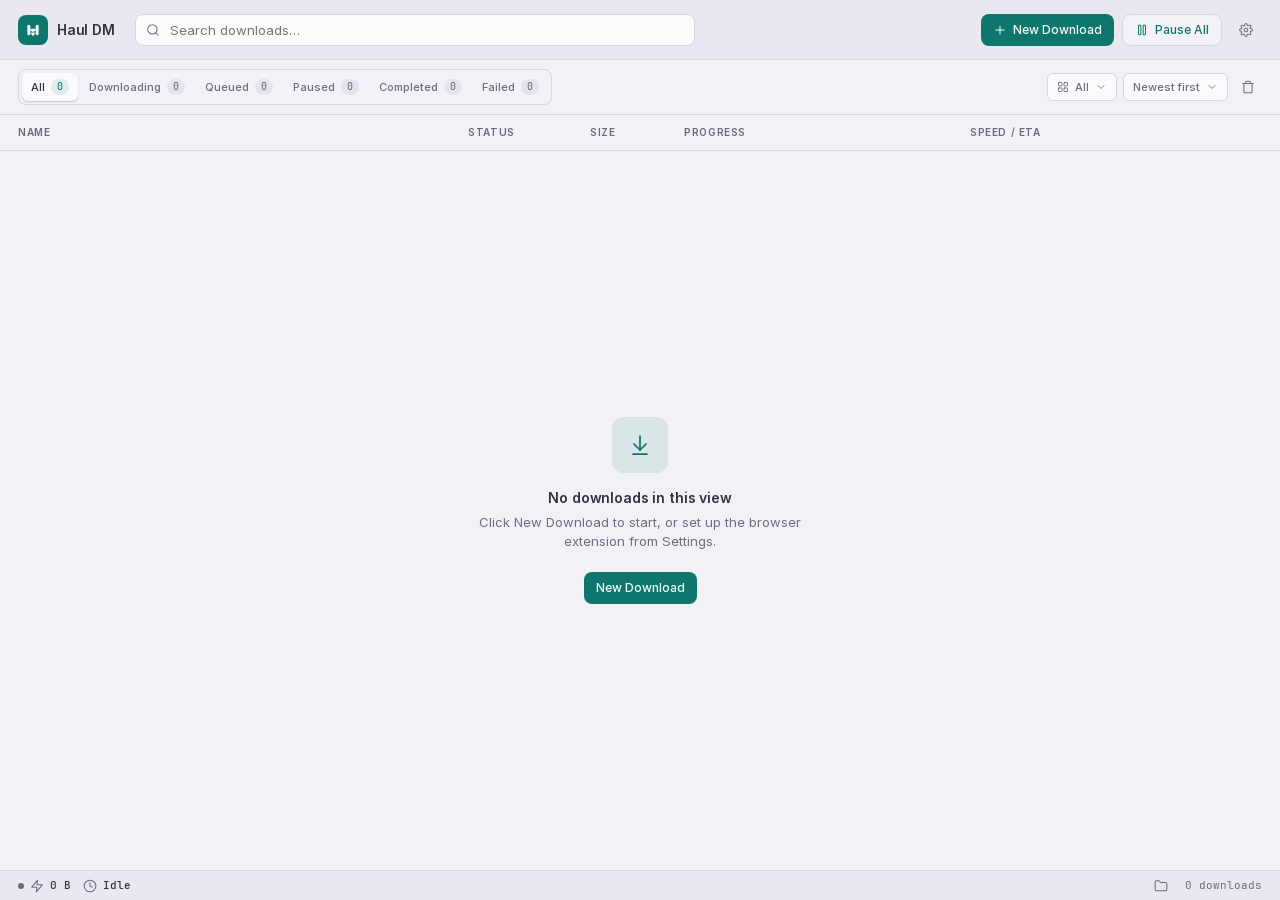
<file: ui/index.html>
<!DOCTYPE html>
<html lang="en">
<head>
    <meta charset="UTF-8">
    <meta name="viewport" content="width=device-width, initial-scale=1.0">
    <title>Haul DM</title>
    <link rel="stylesheet" href="styles.css">
    <script>
        (function() {
            try {
                const saved = localStorage.getItem("ldm_theme") || "system";
                let effective = saved;
                if (saved === "system") {
                    effective = window.matchMedia && window.matchMedia("(prefers-color-scheme: dark)").matches ? "dark" : "light";
                }
                document.documentElement.setAttribute("data-theme", effective);
            } catch (e) {}
        })();
    </script>
</head>
<body>
    <div class="app-layout">
        <header class="commandbar">
            <div class="commandbar-brand">
                <div class="brand-icon">
                    <svg viewBox="0 0 24 24" fill="currentColor" stroke="none" aria-hidden="true">
                        <rect x="3.5" y="4" width="4.5" height="16" rx="2.25"></rect>
                        <rect x="16" y="4" width="4.5" height="16" rx="2.25"></rect>
                        <rect x="8" y="10" width="8" height="4" rx="2"></rect>
                        <rect x="10.8" y="13" width="2.4" height="3" rx="1.2"></rect>
                        <path d="M8 16h8l-4 5.2z"></path>
                    </svg>
                </div>
                <span class="brand-title">Haul DM</span>
            </div>

            <div class="search-box">
                <svg class="search-icon" viewBox="0 0 24 24" fill="none" stroke="currentColor" stroke-width="2" stroke-linecap="round" stroke-linejoin="round">
                    <circle cx="11" cy="11" r="8"></circle>
                    <line x1="21" y1="21" x2="16.65" y2="16.65"></line>
                </svg>
                <input type="text" id="search-input" placeholder="Search downloads…" title="Search downloads (Ctrl+F)" aria-label="Search downloads" autocomplete="off">
                <button id="search-clear-btn" class="search-clear" hidden title="Clear search" aria-label="Clear search">
                    <svg viewBox="0 0 24 24" fill="none" stroke="currentColor" stroke-width="2" stroke-linecap="round" stroke-linejoin="round">
                        <path d="M18 6 6 18"></path>
                        <path d="m6 6 12 12"></path>
                    </svg>
                </button>
            </div>

            <div class="commandbar-actions">
                <button id="btn-new-download" class="btn btn-primary" title="New Download (Ctrl+N)">
                    <svg viewBox="0 0 24 24" fill="none" stroke="currentColor" stroke-width="2.5" stroke-linecap="round" stroke-linejoin="round">
                        <line x1="12" y1="5" x2="12" y2="19"></line>
                        <line x1="5" y1="12" x2="19" y2="12"></line>
                    </svg>
                    <span>New Download</span>
                    <span class="kbd-badge">Ctrl+N</span>
                </button>
                <button id="btn-pause-all" class="btn btn-secondary" title="Pause or resume all active downloads" aria-label="Pause or resume all active downloads">
                    <svg id="icon-pause-all" viewBox="0 0 24 24" fill="none" stroke="currentColor" stroke-width="2" stroke-linecap="round" stroke-linejoin="round">
                        <rect x="6" y="4" width="4" height="16" rx="1" ry="1"></rect>
                        <rect x="14" y="4" width="4" height="16" rx="1" ry="1"></rect>
                    </svg>
                    <span id="label-pause-all">Pause All</span>
                </button>
                <button id="btn-open-settings" class="btn btn-ghost btn-icon-only" title="Settings" aria-label="Open settings">
                    <svg viewBox="0 0 24 24" fill="none" stroke="currentColor" stroke-width="2" stroke-linecap="round" stroke-linejoin="round">
                        <circle cx="12" cy="12" r="3"></circle>
                        <path d="M19.4 15a1.65 1.65 0 0 0 .33 1.82l.06.06a2 2 0 0 1 0 2.83 2 2 0 0 1-2.83 0l-.06-.06a1.65 1.65 0 0 0-1.82-.33 1.65 1.65 0 0 0-1 1.51V21a2 2 0 0 1-2 2 2 2 0 0 1-2-2v-.09A1.65 1.65 0 0 0 9 19.4a1.65 1.65 0 0 0-1.82.33l-.06.06a2 2 0 0 1-2.83 0 2 2 0 0 1 0-2.83l.06-.06a1.65 1.65 0 0 0 .33-1.82 1.65 1.65 0 0 0-1.51-1H3a2 2 0 0 1-2-2 2 2 0 0 1 2-2h.09A1.65 1.65 0 0 0 4.6 9a1.65 1.65 0 0 0-.33-1.82l-.06-.06a2 2 0 0 1 0-2.83 2 2 0 0 1 2.83 0l.06.06a1.65 1.65 0 0 0 1.82.33H9a1.65 1.65 0 0 0 1-1.51V3a2 2 0 0 1 2-2 2 2 0 0 1 2 2v.09a1.65 1.65 0 0 0 1 1.51 1.65 1.65 0 0 0 1.82-.33l.06-.06a2 2 0 0 1 2.83 0 2 2 0 0 1 0 2.83l-.06.06a1.65 1.65 0 0 0-.33 1.82V9a1.65 1.65 0 0 0 1.51 1H21a2 2 0 0 1 2 2 2 2 0 0 1-2 2h-.09a1.65 1.65 0 0 0-1.51 1z"></path>
                    </svg>
                </button>
            </div>
        </header>

        <div class="filterbar">
            <div class="status-filters" role="group" aria-label="Filter by status">
                <button class="status-filter active" data-filter="all">All <span class="filter-count" id="count-all">0</span></button>
                <button class="status-filter" data-filter="in_progress">Downloading <span class="filter-count" id="count-in_progress">0</span></button>
                <button class="status-filter" data-filter="queued">Queued <span class="filter-count" id="count-queued">0</span></button>
                <button class="status-filter" data-filter="paused">Paused <span class="filter-count" id="count-paused">0</span></button>
                <button class="status-filter" data-filter="completed">Completed <span class="filter-count" id="count-completed">0</span></button>
                <button class="status-filter" data-filter="failed">Failed <span class="filter-count" id="count-failed">0</span></button>
            </div>

            <div class="filterbar-right">
                <div class="custom-dropdown" id="category-dropdown">
                    <button type="button" class="custom-dropdown-btn filter-chip" id="category-dropdown-trigger" aria-haspopup="listbox" aria-expanded="false" title="Filter by category">
                        <svg class="filter-icon" viewBox="0 0 24 24" fill="none" stroke="currentColor" stroke-width="2" stroke-linecap="round" stroke-linejoin="round">
                            <rect x="3" y="3" width="7" height="7" rx="1"></rect>
                            <rect x="14" y="3" width="7" height="7" rx="1"></rect>
                            <rect x="14" y="14" width="7" height="7" rx="1"></rect>
                            <rect x="3" y="14" width="7" height="7" rx="1"></rect>
                        </svg>
                        <span class="custom-dropdown-label" id="category-dropdown-label">All</span>
                        <svg class="custom-dropdown-chevron" viewBox="0 0 24 24" fill="none" stroke="currentColor" stroke-width="2.2" stroke-linecap="round" stroke-linejoin="round">
                            <polyline points="6 9 12 15 18 9"></polyline>
                        </svg>
                    </button>
                    <div class="custom-dropdown-menu" id="category-dropdown-menu" role="listbox">
                        <div class="custom-dropdown-item active" data-value="all" data-label="All" role="option">All <span class="filter-count" id="cat-all">0</span></div>
                        <div class="custom-dropdown-item" data-value="video" data-label="Videos" role="option">Videos <span class="filter-count" id="cat-video">0</span></div>
                        <div class="custom-dropdown-item" data-value="audio" data-label="Music & Audio" role="option">Music &amp; Audio <span class="filter-count" id="cat-audio">0</span></div>
                        <div class="custom-dropdown-item" data-value="archive" data-label="Archives & Apps" role="option">Archives &amp; Apps <span class="filter-count" id="cat-archive">0</span></div>
                        <div class="custom-dropdown-item" data-value="document" data-label="Documents" role="option">Documents <span class="filter-count" id="cat-document">0</span></div>
                        <div class="custom-dropdown-item" data-value="image" data-label="Images" role="option">Images <span class="filter-count" id="cat-image">0</span></div>
                        <div class="custom-dropdown-item" data-value="other" data-label="Other Files" role="option">Other Files <span class="filter-count" id="cat-other">0</span></div>
                    </div>
                    <select id="category-select" hidden>
                        <option value="all">All</option>
                        <option value="video">Videos</option>
                        <option value="audio">Music &amp; Audio</option>
                        <option value="archive">Archives &amp; Apps</option>
                        <option value="document">Documents</option>
                        <option value="image">Images</option>
                        <option value="other">Other Files</option>
                    </select>
                </div>

                <div class="custom-dropdown" id="sort-dropdown">
                    <button type="button" class="custom-dropdown-btn filter-chip" id="sort-dropdown-trigger" aria-haspopup="listbox" aria-expanded="false" title="Sort downloads">
                        <span class="custom-dropdown-label" id="sort-dropdown-label">Newest first</span>
                        <svg class="custom-dropdown-chevron" viewBox="0 0 24 24" fill="none" stroke="currentColor" stroke-width="2.2" stroke-linecap="round" stroke-linejoin="round">
                            <polyline points="6 9 12 15 18 9"></polyline>
                        </svg>
                    </button>
                    <div class="custom-dropdown-menu" id="sort-dropdown-menu" role="listbox">
                        <div class="custom-dropdown-item active" data-value="newest" role="option">Newest first</div>
                        <div class="custom-dropdown-item" data-value="oldest" role="option">Oldest first</div>
                        <div class="custom-dropdown-item" data-value="name" role="option">Name (A-Z)</div>
                        <div class="custom-dropdown-item" data-value="size" role="option">Size (Largest)</div>
                    </div>
                    <select id="sort-select" hidden>
                        <option value="newest">Newest first</option>
                        <option value="oldest">Oldest first</option>
                        <option value="name">Name (A-Z)</option>
                        <option value="size">Size (Largest)</option>
                    </select>
                </div>

                <button id="clear-completed-btn" class="btn btn-ghost btn-sm btn-icon-only" title="Remove all completed or failed items from the list" aria-label="Clear finished downloads">
                    <svg viewBox="0 0 24 24" fill="none" stroke="currentColor" stroke-width="2" stroke-linecap="round" stroke-linejoin="round">
                        <polyline points="3 6 5 6 21 6"></polyline>
                        <path d="M19 6v14a2 2 0 0 1-2 2H7a2 2 0 0 1-2-2V6m3 0V4a2 2 0 0 1 2-2h4a2 2 0 0 1 2 2v2"></path>
                    </svg>
                </button>
            </div>
        </div>

        <main class="content-area">
            <div class="downloads-table">
                <div class="table-head" aria-hidden="true">
                    <span>Name</span>
                    <span>Status</span>
                    <span class="col-size">Size</span>
                    <span>Progress</span>
                    <span class="col-speed">Speed / ETA</span>
                    <span class="col-actions"></span>
                </div>
                <div id="downloads-container" class="downloads-container"></div>
            </div>

            <footer class="statusbar">
                <div class="status-metric" id="global-speed-pill" title="Total current download speed">
                    <span class="speed-pulse" id="speed-pulse"></span>
                    <svg class="metric-icon" viewBox="0 0 24 24" fill="none" stroke="currentColor" stroke-width="2" stroke-linecap="round" stroke-linejoin="round">
                        <polygon points="13 2 3 14 12 14 11 22 21 10 12 10 13 2"></polygon>
                    </svg>
                    <span class="metric-value" id="global-speed">0.0 KB/s</span>
                </div>
                <div class="status-metric" id="global-queue-pill" title="Active transfers and queued jobs">
                    <svg class="metric-icon" viewBox="0 0 24 24" fill="none" stroke="currentColor" stroke-width="2" stroke-linecap="round" stroke-linejoin="round">
                        <circle cx="12" cy="12" r="10"></circle>
                        <polyline points="12 6 12 12 16 14"></polyline>
                    </svg>
                    <span class="metric-value" id="global-queue-status">Idle</span>
                </div>
                <span class="status-spacer"></span>
                <button id="status-folder-btn" class="status-folder" title="Open download folder" aria-label="Open download folder">
                    <svg viewBox="0 0 24 24" fill="none" stroke="currentColor" stroke-width="2" stroke-linecap="round" stroke-linejoin="round">
                        <path d="M20 20a2 2 0 0 0 2-2V8a2 2 0 0 0-2-2h-7.9a2 2 0 0 1-1.69-.9L9.6 3.9A2 2 0 0 0 7.93 3H4a2 2 0 0 0-2 2v13a2 2 0 0 0 2 2Z"></path>
                    </svg>
                </button>
                <span id="status-totals">0 downloads</span>
            </footer>
        </main>
    </div>

    <!-- NEW DOWNLOAD MODAL -->
    <div id="new-download-modal" class="modal-backdrop" hidden>
        <div class="modal-window" role="dialog" aria-modal="true" aria-labelledby="new-download-title">
            <div class="modal-header">
                <div class="modal-title-group">
                    <div class="modal-icon-badge">
                        <svg viewBox="0 0 24 24" fill="none" stroke="currentColor" stroke-width="2" stroke-linecap="round" stroke-linejoin="round">
                            <path d="M12 17V3"></path>
                            <path d="m6 11 6 6 6-6"></path>
                            <path d="M19 21H5"></path>
                        </svg>
                    </div>
                    <div>
                        <h2 class="modal-title" id="new-download-title">New Download</h2>
                        <div class="modal-subtitle">Paste a direct file URL, media link, or YouTube/Reddit stream</div>
                    </div>
                </div>
                <button id="modal-close-btn" class="btn btn-ghost btn-icon-only" title="Close (Esc)" aria-label="Close dialog">
                    <svg viewBox="0 0 24 24" fill="none" stroke="currentColor" stroke-width="2" stroke-linecap="round" stroke-linejoin="round"><path d="M18 6 6 18"></path><path d="m6 6 12 12"></path></svg>
                </button>
            </div>

            <div class="modal-body">
                <!-- URL Input Group -->
                <div class="form-group">
                    <label for="url-input" class="form-label">Download URL</label>
                    <div class="field-with-actions">
                        <input type="text" id="url-input" class="input-text" placeholder="https://example.com/file.zip" autofocus>
                        <button id="paste-clipboard-btn" class="btn btn-secondary btn-sm" title="Paste from clipboard">
                            <svg viewBox="0 0 24 24" fill="none" stroke="currentColor" stroke-width="2" stroke-linecap="round" stroke-linejoin="round">
                                <path d="M16 4h2a2 2 0 0 1 2 2v14a2 2 0 0 1-2 2H6a2 2 0 0 1-2-2V6a2 2 0 0 1 2-2h2"></path>
                                <rect x="8" y="2" width="8" height="4" rx="1" ry="1"></rect>
                            </svg>
                            <span>Paste</span>
                        </button>                        <button id="inspect-btn" class="btn btn-secondary btn-sm">Inspect</button>
                    </div>
                </div>

                <!-- Save As (always visible so renaming is discoverable) -->
                <div class="form-group">
                    <label for="custom-filename-input" class="form-label">Save As (File Name)</label>
                    <input type="text" id="custom-filename-input" class="input-text" placeholder="File name">
                </div>

                <!-- Metadata Preview Card (Revealed upon inspection or typing) -->
                <div id="metadata-panel" class="metadata-card" hidden>
                    <div class="metadata-header">
                        <span class="meta-card-title">File Details</span>
                        <span id="meta-resumable-badge" class="meta-tag">Resumable: Yes</span>
                    </div>
                    <div class="metadata-grid">
                        <div class="meta-stat">
                            <span class="meta-stat-label">File Size</span>
                            <span class="meta-stat-value" id="meta-size">—</span>
                        </div>
                        <div class="meta-stat">
                            <span class="meta-stat-label">Content Type</span>
                            <span class="meta-stat-value" id="meta-type">—</span>
                        </div>
                        <div class="meta-stat">
                            <span class="meta-stat-label">Server Resume</span>
                            <span class="meta-stat-value" id="meta-resumable">—</span>
                        </div>
                    </div>
                </div>

                <!-- Destination Folder -->
                <div class="form-group">
                    <label for="save-dir-input" class="form-label">Save Folder</label>
                    <div class="field-with-actions">
                        <input type="text" id="save-dir-input" class="input-text" placeholder="Default folder">
                        <button id="pick-dir-btn" class="btn btn-secondary">
                            <svg viewBox="0 0 24 24" fill="none" stroke="currentColor" stroke-width="2" stroke-linecap="round" stroke-linejoin="round">
                                <path d="M20 20a2 2 0 0 0 2-2V8a2 2 0 0 0-2-2h-7.9a2 2 0 0 1-1.69-.9L9.6 3.9A2 2 0 0 0 7.93 3H4a2 2 0 0 0-2 2v13a2 2 0 0 0 2 2Z"></path>
                            </svg>
                            <span>Browse…</span>
                        </button>
                    </div>
                </div>

                <!-- Collapsible Advanced Options -->
                <details class="advanced-accordion" id="advanced-accordion">
                    <summary class="accordion-summary">
                        <svg class="chevron-icon" viewBox="0 0 24 24" fill="none" stroke="currentColor" stroke-width="2" stroke-linecap="round" stroke-linejoin="round">
                            <polyline points="9 18 15 12 9 6"></polyline>
                        </svg>
                        <span>Advanced Options (Checksum, Speed limit, Schedule)</span>
                    </summary>
                    <div class="accordion-content">
                        <div class="form-row">
                            <div class="form-group flex-2">
                                <label for="checksum-input" class="form-label">SHA-256 Checksum (Optional)</label>
                                <input type="text" id="checksum-input" class="input-text mono" placeholder="e.g. 8a2f5c1d… for auto-verification">
                            </div>
                            <div class="form-group flex-1">
                                <label for="bandwidth-input" class="form-label">Speed Limit (KB/s)</label>
                                <input type="number" id="bandwidth-input" class="input-text" min="0" placeholder="0 = unlimited">
                            </div>
                        </div>
                        <div class="form-group">
                            <label for="schedule-input" class="form-label">Schedule Start</label>
                            <input type="datetime-local" id="schedule-input" class="input-text">
                        </div>
                    </div>
                </details>
            </div>

            <div class="modal-footer">
                <button id="modal-cancel-btn" class="btn btn-ghost">Cancel</button>
                <button id="start-btn" class="btn btn-primary btn-cta">
                    <svg viewBox="0 0 24 24" fill="none" stroke="currentColor" stroke-width="2.5" stroke-linecap="round" stroke-linejoin="round">
                        <path d="M12 17V3"></path>
                        <path d="m6 11 6 6 6-6"></path>
                        <path d="M19 21H5"></path>
                    </svg>
                    <span>Start Download</span>
                </button>
            </div>
        </div>
    </div>

    <!-- SETTINGS MODAL -->
    <div id="settings-modal" class="modal-backdrop" hidden>
        <div class="modal-window" role="dialog" aria-modal="true" aria-labelledby="settings-title">
            <div class="modal-header">
                <div class="modal-title-group">
                    <div class="modal-icon-badge">
                        <svg viewBox="0 0 24 24" fill="none" stroke="currentColor" stroke-width="2" stroke-linecap="round" stroke-linejoin="round">
                            <circle cx="12" cy="12" r="3"></circle>
                            <path d="M19.4 15a1.65 1.65 0 0 0 .33 1.82l.06.06a2 2 0 0 1 0 2.83 2 2 0 0 1-2.83 0l-.06-.06a1.65 1.65 0 0 0-1.82-.33 1.65 1.65 0 0 0-1 1.51V21a2 2 0 0 1-2 2 2 2 0 0 1-2-2v-.09A1.65 1.65 0 0 0 9 19.4a1.65 1.65 0 0 0-1.82.33l-.06.06a2 2 0 0 1-2.83 0 2 2 0 0 1 0-2.83l.06-.06a1.65 1.65 0 0 0 .33-1.82 1.65 1.65 0 0 0-1.51-1H3a2 2 0 0 1-2-2 2 2 0 0 1 2-2h.09A1.65 1.65 0 0 0 4.6 9a1.65 1.65 0 0 0-.33-1.82l-.06-.06a2 2 0 0 1 0-2.83 2 2 0 0 1 2.83 0l.06.06a1.65 1.65 0 0 0 1.82.33H9a1.65 1.65 0 0 0 1-1.51V3a2 2 0 0 1 2-2 2 2 0 0 1 2 2v.09a1.65 1.65 0 0 0 1 1.51 1.65 1.65 0 0 0 1.82-.33l.06-.06a2 2 0 0 1 2.83 0 2 2 0 0 1 0 2.83l-.06.06a1.65 1.65 0 0 0-.33 1.82V9a1.65 1.65 0 0 0 1.51 1H21a2 2 0 0 1 2 2 2 2 0 0 1-2 2h-.09a1.65 1.65 0 0 0-1.51 1z"></path>
                        </svg>
                    </div>
                    <div>
                        <h2 class="modal-title" id="settings-title">Settings</h2>
                        <div class="modal-subtitle">Configure application defaults and browser integration</div>
                    </div>
                </div>
                <button id="settings-close-btn" class="btn btn-ghost btn-icon-only" title="Close (Esc)" aria-label="Close settings">
                    <svg viewBox="0 0 24 24" fill="none" stroke="currentColor" stroke-width="2" stroke-linecap="round" stroke-linejoin="round"><path d="M18 6 6 18"></path><path d="m6 6 12 12"></path></svg>
                </button>
            </div>

            <div class="modal-body">
                <div class="settings-card">
                    <div class="settings-card-title">Appearance</div>
                    <div class="setting-item">
                        <div class="setting-text">
                            <div class="setting-name">Theme</div>
                            <div class="setting-desc">Low-glare paper-like light, dark, or match operating system</div>
                        </div>
                        <div class="custom-dropdown" id="theme-dropdown">
                            <button type="button" class="custom-dropdown-btn" id="theme-dropdown-trigger" aria-haspopup="listbox" aria-expanded="false">
                                <span class="custom-dropdown-label" id="theme-dropdown-label">System</span>
                                <svg class="custom-dropdown-chevron" viewBox="0 0 24 24" fill="none" stroke="currentColor" stroke-width="2.2" stroke-linecap="round" stroke-linejoin="round">
                                    <polyline points="6 9 12 15 18 9"></polyline>
                                </svg>
                            </button>
                            <div class="custom-dropdown-menu" id="theme-dropdown-menu" role="listbox">
                                <div class="custom-dropdown-item active" data-value="system" role="option">System</div>
                                <div class="custom-dropdown-item" data-value="light" role="option">Light</div>
                                <div class="custom-dropdown-item" data-value="dark" role="option">Dark</div>
                            </div>
                            <select id="settings-theme-select" hidden>
                                <option value="system">System</option>
                                <option value="light">Light</option>
                                <option value="dark">Dark</option>
                            </select>
                        </div>
                    </div>
                </div>

                <div class="settings-card">
                    <div class="settings-card-title">General Download Settings</div>

                    <div class="setting-item">
                        <div class="setting-text">
                            <div class="setting-name">Default Download Folder</div>
                            <div class="setting-desc">Files will be saved here unless specified otherwise</div>
                        </div>
                        <div class="field-with-actions">
                            <span class="setting-path mono" id="settings-download-dir">~/Downloads</span>
                            <button id="settings-browse-btn" class="btn btn-secondary">Browse…</button>
                        </div>
                    </div>

                    <div class="setting-item">
                        <div class="setting-text">
                            <div class="setting-name">Max Concurrent Downloads</div>
                            <div class="setting-desc">Number of files downloaded at the same time</div>
                        </div>
                        <div class="stepper-input">
                            <input type="range" id="settings-max-concurrent" min="1" max="10" value="3" aria-label="Max concurrent downloads">
                            <span class="range-value" id="concurrent-display">3</span>
                        </div>
                    </div>

                    <div class="setting-item">
                        <div class="setting-text">
                            <div class="setting-name">Connections per Download</div>
                            <div class="setting-desc">Parallel connections per download — applies to new downloads (1–16)</div>
                        </div>
                        <div class="stepper-input">
                            <input type="range" id="settings-connections" min="1" max="16" value="4" aria-label="Parallel connections per download">
                            <span class="range-value" id="connections-display">4</span>
                        </div>
                    </div>

                    <div class="setting-item">
                        <div class="setting-text">
                            <div class="setting-name">Default Bandwidth Limit</div>
                            <div class="setting-desc">Global speed cap per download in KB/s (0 = unlimited)</div>
                        </div>
                        <input type="number" id="settings-bandwidth-limit" class="input-text input-compact" min="0" placeholder="0" aria-label="Default bandwidth limit in KB/s">
                    </div>
                </div>

                <div class="settings-card">
                    <div class="settings-card-title">Browser Extension</div>
                    <div class="settings-tabs" role="tablist" aria-label="Browser extension settings">
                        <button type="button" class="settings-tab active" data-extension-tab="download">Download behavior</button>
                        <button type="button" class="settings-tab" data-extension-tab="hidden-sites">Hidden sites</button>
                    </div>
                    <div id="extension-download-panel" class="extension-settings-panel">
                    <div class="setting-item">
                        <div class="setting-text">
                            <div class="setting-name">Show download details for each browser download</div>
                            <div class="setting-desc">Review the file and edit its save location before it starts.</div>
                        </div>
                        <input type="checkbox" id="settings-ask-browser-location" checked>
                    </div>
                    <div class="setting-item">
                        <div class="setting-text">
                            <div class="setting-name">Chromium Extension Folder</div>
                            <div class="setting-desc">Load unpacked from Chrome/Brave <code>chrome://extensions</code></div>
                        </div>
                        <button id="btn-open-ext-folder" class="btn btn-secondary btn-sm">Open Folder</button>
                    </div>
                    </div>
                    <div id="extension-hidden-sites-panel" class="extension-settings-panel" hidden>
                        <p class="setting-desc">Download buttons are hidden on these sites. Choose “Show on site” to restore a button, then refresh that site.</p>
                        <div id="hidden-sites-list" class="hidden-sites-list"></div>
                        <div class="hidden-site-add">
                            <input id="hidden-site-input" type="text" class="input-text" placeholder="example.com or https://example.com">
                            <button id="hidden-site-add-btn" class="btn btn-secondary">Hide site</button>
                        </div>
                    </div>
                </div>
            </div>

            <div class="modal-footer">
                <button id="settings-cancel-btn" class="btn btn-ghost">Cancel</button>
                <button id="save-settings" class="btn btn-primary">Save Settings</button>
            </div>
        </div>
    </div>

    <div id="browser-download-modal" class="modal-backdrop" hidden>
        <div class="modal-window" role="dialog" aria-modal="true" aria-labelledby="browser-download-title">
            <div class="modal-header">
                <div class="modal-title-group">
                    <div class="modal-icon-badge">
                        <svg viewBox="0 0 24 24" fill="none" stroke="currentColor" stroke-width="2" stroke-linecap="round" stroke-linejoin="round">
                            <path d="M12 17V3"></path>
                            <path d="m6 11 6 6 6-6"></path>
                            <path d="M19 21H5"></path>
                        </svg>
                    </div>
                    <div>
                        <h2 class="modal-title" id="browser-download-title">Confirm Download <span id="bd-queue-counter" class="badge badge-active" hidden></span></h2>
                        <div class="modal-subtitle">Review the download and choose where to save it</div>
                    </div>
                </div>
                <button id="browser-download-close" class="btn btn-ghost btn-icon-only" title="Cancel" aria-label="Cancel download dialog">
                    <svg viewBox="0 0 24 24" fill="none" stroke="currentColor" stroke-width="2" stroke-linecap="round" stroke-linejoin="round"><path d="M18 6 6 18"></path><path d="m6 6 12 12"></path></svg>
                </button>
            </div>
            <div class="modal-body">
                <div class="form-group">
                    <label class="form-label" for="browser-download-url">URL</label>
                    <div class="field-with-actions">
                        <input id="browser-download-url" class="input-text mono" readonly>
                        <button id="bd-copy-url-btn" class="btn btn-ghost btn-sm btn-icon-only" type="button" title="Copy URL" aria-label="Copy URL">
                            <svg viewBox="0 0 24 24" fill="none" stroke="currentColor" stroke-width="2" stroke-linecap="round" stroke-linejoin="round"><rect width="14" height="14" x="8" y="8" rx="2" ry="2"></rect><path d="M4 16c-1.1 0-2-.9-2-2V4c0-1.1.9-2 2-2h10c1.1 0 2 .9 2 2"></path></svg>
                        </button>
                        <button id="bd-inspect-btn" class="btn btn-secondary btn-sm" type="button">Inspect</button>
                    </div>
                </div>
                <div id="bd-source-page" class="form-group" hidden>
                    <label class="form-label">From</label>
                    <span id="bd-source-page-value" class="setting-path mono"></span>
                </div>
                <!-- Metadata Preview Card -->
                <div id="bd-metadata-panel" class="metadata-card" hidden>
                    <div class="metadata-header">
                        <span class="meta-card-title">File Details</span>
                        <span id="bd-resumable-badge" class="meta-tag">Resumable: —</span>
                    </div>
                    <div class="metadata-grid">
                        <div class="meta-stat">
                            <span class="meta-stat-label">File Size</span>
                            <span class="meta-stat-value" id="bd-size">—</span>
                        </div>
                        <div class="meta-stat">
                            <span class="meta-stat-label">Content Type</span>
                            <span class="meta-stat-value" id="bd-type">—</span>
                        </div>
                        <div class="meta-stat">
                            <span class="meta-stat-label">Server Resume</span>
                            <span class="meta-stat-value" id="bd-resumable">—</span>
                        </div>
                    </div>
                </div>
                <div class="form-group">
                    <label class="form-label" for="browser-download-filename">File name</label>
                    <input id="browser-download-filename" class="input-text" type="text">
                </div>
                <div class="form-group">
                    <label class="form-label" for="browser-download-location">Save to</label>
                    <div class="field-with-actions">
                        <input id="browser-download-location" class="input-text mono" type="text" readonly>
                        <button id="browser-download-browse" class="btn btn-secondary" type="button">Browse…</button>
                    </div>
                </div>
            </div>
            <div class="modal-footer">
                <button id="browser-download-cancel" class="btn btn-ghost" title="Skip this download and move to the next">Cancel</button>
                <button id="bd-browser-handle-btn" class="btn btn-secondary" title="Open the URL in your default browser and let it download">
                    <svg viewBox="0 0 24 24" fill="none" stroke="currentColor" stroke-width="2" stroke-linecap="round" stroke-linejoin="round"><path d="M18 13v6a2 2 0 0 1-2 2H5a2 2 0 0 1-2-2V8a2 2 0 0 1 2-2h6"></path><polyline points="15 3 21 3 21 9"></polyline><line x1="10" y1="14" x2="21" y2="3"></line></svg>
                    <span>Let browser handle</span>
                </button>
                <button id="bd-start-all-btn" class="btn btn-secondary" hidden>Start All</button>
                <button id="browser-download-start" class="btn btn-primary btn-cta">Start Download</button>
            </div>
        </div>
    </div>

    <!-- DELETE CONFIRMATION MODAL -->
    <div id="delete-modal" class="modal-backdrop" hidden>
        <div class="modal-window modal-window-sm" role="dialog" aria-modal="true" aria-labelledby="delete-modal-title">
            <div class="modal-header">
                <div class="modal-title-group">
                    <div class="modal-icon-badge badge-danger">
                        <svg viewBox="0 0 24 24" fill="none" stroke="currentColor" stroke-width="2" stroke-linecap="round" stroke-linejoin="round">
                            <polyline points="3 6 5 6 21 6"></polyline>
                            <path d="M19 6v14a2 2 0 0 1-2 2H7a2 2 0 0 1-2-2V6m3 0V4a2 2 0 0 1 2-2h4a2 2 0 0 1 2 2v2"></path>
                        </svg>
                    </div>
                    <div>
                        <h2 class="modal-title" id="delete-modal-title">Remove Download</h2>
                        <div class="modal-subtitle">Choose whether to keep or remove the file from your computer</div>
                    </div>
                </div>
                <button id="delete-modal-close-btn" class="btn btn-ghost btn-icon-only" aria-label="Close dialog">
                    <svg viewBox="0 0 24 24" fill="none" stroke="currentColor" stroke-width="2" stroke-linecap="round" stroke-linejoin="round"><path d="M18 6 6 18"></path><path d="m6 6 12 12"></path></svg>
                </button>
            </div>
            <div class="modal-body">
                <p class="delete-prompt">Remove <strong id="delete-item-name">item</strong> from the downloads list?</p>
                <label class="checkbox-label">
                    <input type="checkbox" id="delete-file-checkbox">
                    <span>Also delete the downloaded file from disk</span>
                </label>
            </div>
            <div class="modal-footer">
                <button id="delete-cancel-btn" class="btn btn-ghost">Cancel</button>
                <button id="delete-confirm-btn" class="btn btn-danger">Remove</button>
            </div>
        </div>
    </div>

    <!-- CLEAR FINISHED CONFIRMATION MODAL -->
    <div id="clear-finished-modal" class="modal-backdrop" hidden>
        <div class="modal-window modal-window-sm" role="dialog" aria-modal="true" aria-labelledby="clear-finished-title">
            <div class="modal-header">
                <div class="modal-title-group">
                    <div class="modal-icon-badge">
                        <svg viewBox="0 0 24 24" fill="none" stroke="currentColor" stroke-width="2" stroke-linecap="round" stroke-linejoin="round">
                            <polyline points="3 6 5 6 21 6"></polyline>
                            <path d="M19 6v14a2 2 0 0 1-2 2H7a2 2 0 0 1-2-2V6m3 0V4a2 2 0 0 1 2-2h4a2 2 0 0 1 2 2v2"></path>
                        </svg>
                    </div>
                    <div>
                        <h2 class="modal-title" id="clear-finished-title">Clear Finished Downloads</h2>
                        <div class="modal-subtitle">Remove completed and failed items from the list</div>
                    </div>
                </div>
                <button id="clear-finished-close-btn" class="btn btn-ghost btn-icon-only" aria-label="Close dialog">
                    <svg viewBox="0 0 24 24" fill="none" stroke="currentColor" stroke-width="2" stroke-linecap="round" stroke-linejoin="round"><path d="M18 6 6 18"></path><path d="m6 6 12 12"></path></svg>
                </button>
            </div>
            <div class="modal-body">
                <p class="delete-prompt">Remove <strong id="clear-finished-count">0</strong> finished download(s) from the list?</p>
                <p class="setting-desc">Downloaded files are kept on disk — only the list entries are removed.</p>
            </div>
            <div class="modal-footer">
                <button id="clear-finished-cancel-btn" class="btn btn-ghost">Cancel</button>
                <button id="clear-finished-confirm-btn" class="btn btn-danger">Clear</button>
            </div>
        </div>
    </div>

    <!-- TOAST NOTIFICATION CONTAINER -->
    <div id="toast-container" class="toast-container" aria-live="polite"></div>

    <script src="main.js"></script>
</body>
</html>
</file>
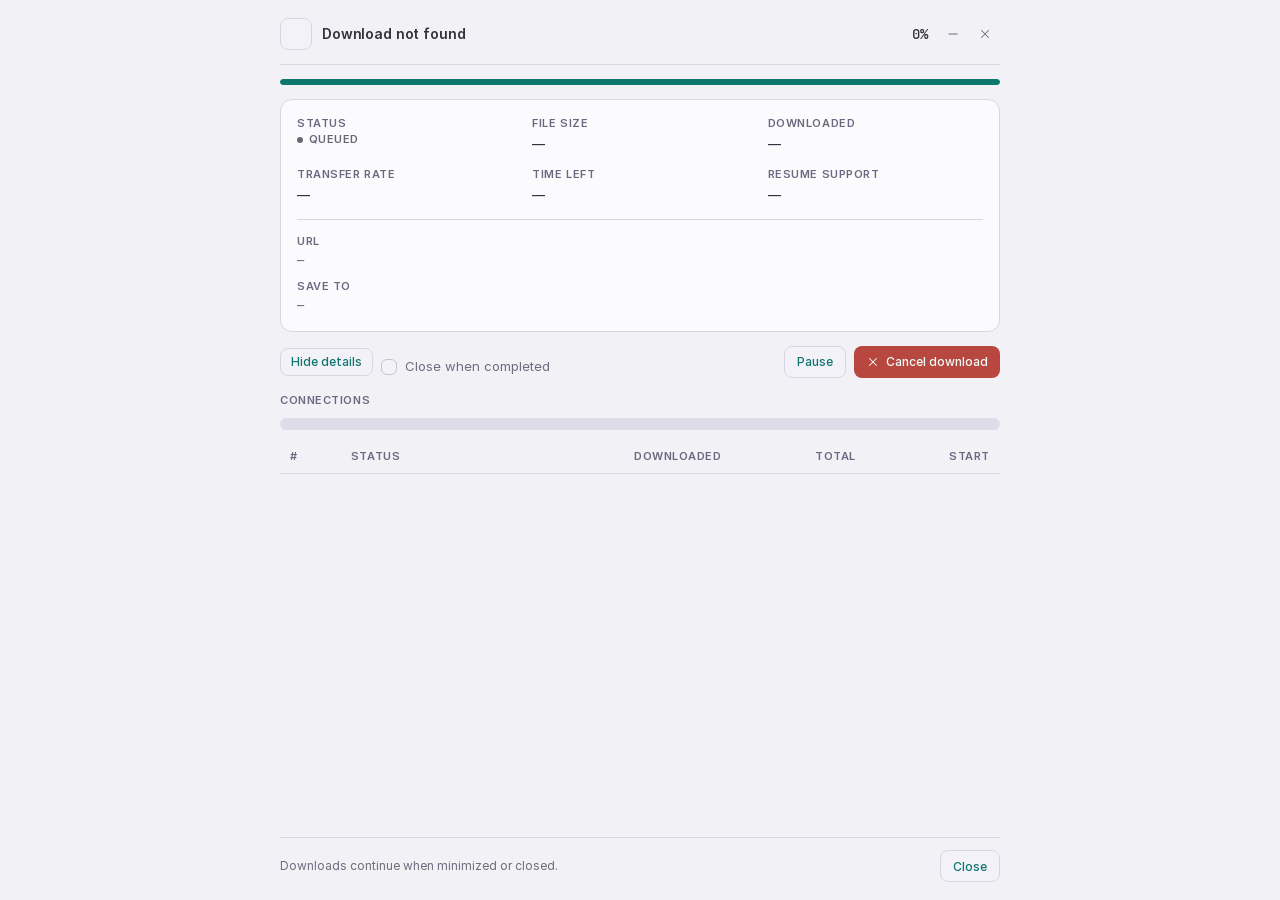
<file: ui/download.html>
<!DOCTYPE html>
<html lang="en" data-theme="dark">
<head>
    <meta charset="UTF-8">
    <meta name="viewport" content="width=device-width, initial-scale=1.0">
    <title>Download — Haul DM</title>
    <script>
        (function() {
            try {
                const saved = localStorage.getItem("ldm_theme") || "system";
                let effective = saved;
                if (saved === "system") {
                    effective = window.matchMedia && window.matchMedia("(prefers-color-scheme: dark)").matches ? "dark" : "light";
                }
                document.documentElement.setAttribute("data-theme", effective);
            } catch (e) {}
        })();
    </script>
    <link rel="stylesheet" href="styles.css">
</head>
<body class="dlw-body">
    <main class="dlw">
        <header class="dlw-header">
            <div class="file-type-icon" id="dlw-icon"></div>
            <div class="dlw-heading">
                <div class="dlw-title-row">
                    <h1 class="dlw-title" id="dlw-title">Download</h1>
                    <span class="dlw-percent" id="dlw-percent">0%</span>
                </div>
            </div>
            <div class="dlw-window-actions">
                <button id="dlw-minimize" class="dlw-winbtn" title="Minimize" aria-label="Minimize window">
                    <svg viewBox="0 0 24 24" fill="none" stroke="currentColor" stroke-width="2" stroke-linecap="round"><path d="M5 12h14"></path></svg>
                </button>
                <button id="dlw-win-close" class="dlw-winbtn dlw-winbtn-close" title="Close" aria-label="Close window">
                    <svg viewBox="0 0 24 24" fill="none" stroke="currentColor" stroke-width="2" stroke-linecap="round" stroke-linejoin="round"><path d="M18 6 6 18"></path><path d="m6 6 12 12"></path></svg>
                </button>
            </div>
        </header>

        <div class="progress-track dlw-progress" role="progressbar" aria-label="Download progress" aria-valuemin="0" aria-valuemax="100" aria-valuenow="0" id="dlw-progress-track">
            <div class="progress-fill" id="dlw-progress"></div>
        </div>

        <div class="dlw-overview">
            <section class="dlw-summary" aria-label="Download summary">
                <div class="dlw-stat" data-tile="status">
                    <span class="dlw-label">Status</span>
                    <span class="dlw-value"><span class="status-pill status-queued" id="dlw-status-pill"><span id="dlw-status">Queued</span></span></span>
                </div>
                <div class="dlw-stat" data-tile="size">
                    <span class="dlw-label">File size</span>
                    <span class="dlw-value" id="dlw-size">—</span>
                </div>
                <div class="dlw-stat" data-tile="downloaded">
                    <span class="dlw-label">Downloaded</span>
                    <span class="dlw-value" id="dlw-downloaded">—</span>
                </div>
                <div class="dlw-stat" data-tile="rate">
                    <span class="dlw-label">Transfer rate</span>
                    <span class="dlw-value" id="dlw-rate">—</span>
                </div>
                <div class="dlw-stat" data-tile="eta">
                    <span class="dlw-label">Time left</span>
                    <span class="dlw-value" id="dlw-eta">—</span>
                </div>
                <div class="dlw-stat" data-tile="resumable">
                    <span class="dlw-label">Resume support</span>
                    <span class="dlw-value" id="dlw-resumable">—</span>
                </div>
            </section>

            <section class="dlw-paths" aria-label="Download locations">
                <div class="dlw-field">
                    <span class="dlw-label">URL</span>
                    <span class="dlw-value mono" id="dlw-url">—</span>
                </div>
                <div class="dlw-field">
                    <span class="dlw-label">Save to</span>
                    <span class="dlw-value mono" id="dlw-path">—</span>
                </div>
            </section>
        </div>

        <div id="dlw-error" class="dlw-error" role="alert" hidden></div>

        <div class="dlw-controls">
            <div class="dlw-controls-left">
                <button id="dlw-toggle-details" class="btn btn-secondary btn-sm" aria-expanded="true" aria-controls="dlw-connections">Hide details</button>
                <label class="checkbox-label" id="dlw-close-when-done-label">
                    <input type="checkbox" id="dlw-close-when-done">
                    <span>Close when completed</span>
                </label>
            </div>
            <div class="dlw-controls-right">
                <button id="dlw-open-file" class="btn btn-primary" hidden>
                    <svg viewBox="0 0 24 24" fill="none" stroke="currentColor" stroke-width="2" stroke-linecap="round" stroke-linejoin="round"><polygon points="5 3 19 12 5 21 5 3"></polygon></svg>
                    Open file
                </button>
                <button id="dlw-open-folder" class="btn btn-secondary" hidden>
                    <svg viewBox="0 0 24 24" fill="none" stroke="currentColor" stroke-width="2" stroke-linecap="round" stroke-linejoin="round"><path d="M20 20a2 2 0 0 0 2-2V8a2 2 0 0 0-2-2h-7.9a2 2 0 0 1-1.69-.9L9.6 3.9A2 2 0 0 0 7.93 3H4a2 2 0 0 0-2 2v13a2 2 0 0 0 2 2Z"></path></svg>
                    Open folder
                </button>
                <button id="dlw-pause" class="btn btn-secondary">Pause</button>
                <button id="dlw-cancel" class="btn btn-danger">
                    <svg viewBox="0 0 24 24" fill="none" stroke="currentColor" stroke-width="2" stroke-linecap="round" stroke-linejoin="round"><path d="M18 6 6 18"></path><path d="m6 6 12 12"></path></svg>
                    Cancel download
                </button>
            </div>
        </div>

        <section id="dlw-connections" class="dlw-connections" aria-label="Connection details">
            <p class="dlw-caption" title="Start positions and download progress by connection">Connections</p>
            <div class="dlw-segbar" id="dlw-segbar" aria-hidden="true"></div>
            <table class="dlw-table">
                <thead>
                    <tr>
                        <th scope="col">#</th>
                        <th scope="col">Status</th>
                        <th scope="col">Downloaded</th>
                        <th scope="col">Total</th>
                        <th scope="col">Start</th>
                    </tr>
                </thead>
                <tbody id="dlw-conn-body"></tbody>
            </table>
        </section>

        <footer class="dlw-footer">
            <span class="dlw-note">Downloads continue when minimized or closed.</span>
            <button id="dlw-close" class="btn btn-secondary">Close</button>
        </footer>
    </main>

    <script src="download.js"></script>
</body>
</html>
</file>
<file: ui/styles.css>
/* ==========================================================================
   Haul DM — "Iris" Design System
   Inter + JetBrains Mono (bundled) · harbor-teal accent · cool slate / cool mist
   ========================================================================== */

/* Fonts are bundled in ui/fonts so the app is fully offline — the previous
   Google Fonts @import silently failed and the UI fell back to the OS font. */
@font-face {
    font-family: "Inter";
    src: url("fonts/Inter-Regular.woff2") format("woff2");
    font-weight: 400;
    font-style: normal;
    font-display: swap;
}

@font-face {
    font-family: "Inter";
    src: url("fonts/Inter-Medium.woff2") format("woff2");
    font-weight: 500;
    font-style: normal;
    font-display: swap;
}

@font-face {
    font-family: "Inter";
    src: url("fonts/Inter-SemiBold.woff2") format("woff2");
    font-weight: 600;
    font-style: normal;
    font-display: swap;
}

@font-face {
    font-family: "JetBrains Mono";
    src: url("fonts/JetBrainsMono-Regular.woff2") format("woff2");
    font-weight: 400;
    font-style: normal;
    font-display: swap;
}

@font-face {
    font-family: "JetBrains Mono";
    src: url("fonts/JetBrainsMono-Medium.woff2") format("woff2");
    font-weight: 500;
    font-style: normal;
    font-display: swap;
}

@font-face {
    font-family: "JetBrains Mono";
    src: url("fonts/JetBrainsMono-SemiBold.woff2") format("woff2");
    font-weight: 600;
    font-style: normal;
    font-display: swap;
}

:root,
[data-theme="dark"] {
    color-scheme: dark;
    --font-sans: "Inter", ui-sans-serif, system-ui, "Segoe UI", Roboto, "Cantarell", "DejaVu Sans", sans-serif;
    --font-mono: "JetBrains Mono", ui-monospace, "SF Mono", "DejaVu Sans Mono", Consolas, monospace;

    /* Line-height + control sizing tokens */
    --lh-tight: 1.25;
    --lh-snug: 1.4;
    --lh-body: 1.5;
    --control-h-sm: 28px;
    --control-h: 32px;

    /* Icon sizing — never below 14px (14px → ~1px stroke at 24 viewBox) */
    --icon-sm: 14px;
    --icon-md: 16px;
    --icon-lg: 20px;
    --icon-xl: 24px;

    /* Obsidian Dark — deep violet-grey surfaces, calm & restful */
    --bg-base: #141318;
    --bg-sidebar: #1a191f;
    --bg-card: #201f26;
    --bg-card-hover: #27262f;
    --bg-input: #1a1920;
    --bg-elevated: #2b2a34;
    --bg-hover: rgba(255, 255, 255, 0.055);

    /* Harbor Teal — deep teal ink with a bright mint signal */
    --accent: #2dd4bf;
    --accent-hover: #5eead4;
    --accent-solid: #0f766e;
    --accent-solid-hover: #115e59;
    --accent-subtle: rgba(45, 212, 191, 0.14);
    --accent-text: #f0fdfa;
    --accent-sidebar-active: #5eead4;
    --danger-solid: #b8483f;
    --danger-solid-hover: #a63c34;

    /* Semantic Status Colors */
    --status-active: #2dd4bf;
    --status-active-bg: rgba(45, 212, 191, 0.13);
    --status-active-text: #5eead4;
    --status-success: #3fbf8f;
    --status-success-bg: rgba(63, 191, 143, 0.12);
    --status-success-text: #7ddfb7;
    --status-warning: #d99a3f;
    --status-warning-bg: rgba(217, 154, 63, 0.12);
    --status-warning-text: #e5b565;
    --status-danger: #e0685c;
    --status-danger-bg: rgba(224, 104, 92, 0.12);
    --status-danger-text: #ef8d84;
    --status-queued: #9aa1ad;
    --status-queued-bg: rgba(154, 161, 173, 0.12);
    --status-queued-text: #b5bbc6;

    /* Text Colors — graduated greys, no pure white */
    --text-main: #e7e8ef;
    --text-muted: #9ba1af;
    --text-dim: #8b90a0;
    --text-disabled: #6f7484;

    /* Borders & Geometry — now with a soft, rounded shape language */
    --border-color: rgba(255, 255, 255, 0.09);
    --border-hover: rgba(255, 255, 255, 0.15);
    --border-active: rgba(45, 212, 191, 0.45);
    --radius-xs: 6px;
    --radius-sm: 8px;
    --radius-md: 12px;
    --radius-lg: 16px;

    /* Component & Control Tokens */
    --btn-secondary-bg: rgba(255, 255, 255, 0.06);
    --btn-secondary-hover: rgba(255, 255, 255, 0.1);
    --btn-secondary-border: var(--border-color);
    --btn-secondary-text: var(--text-main);

    --badge-bg: rgba(255, 255, 255, 0.06);
    --progress-track: rgba(255, 255, 255, 0.08);
    --scrollbar-thumb: rgba(255, 255, 255, 0.13);
    --scrollbar-thumb-hover: rgba(255, 255, 255, 0.22);

    --shadow-card: none;
    --shadow-modal: 0 20px 48px rgba(0, 0, 0, 0.5);
    --modal-backdrop: rgba(12, 10, 16, 0.6);

    --kbd-bg: rgba(0, 0, 0, 0.28);
    --kbd-text: rgba(231, 232, 239, 0.72);

    --metric-speed: #5eead4;
    --metric-eta: #9ba1af;


    --transition: 0.15s ease;
}

[data-theme="light"] {
    color-scheme: light;

    /* Cool Mist Light — soft lavender-grey paper, calm and glare-free */
    --bg-base: #f2f1f6;
    --bg-sidebar: #e9e8f0;
    --bg-card: #fbfbfd;
    --bg-card-hover: #f1f0f7;
    --bg-input: #f3f2f8;
    --bg-elevated: #fbfbfd;
    --bg-hover: rgba(58, 52, 96, 0.05);

    /* Harbor Teal — one brand colour, darkened for light surfaces */
    --accent: #0f766e;
    --accent-hover: #115e59;
    --accent-solid: #0f766e;
    --accent-solid-hover: #115e59;
    --accent-subtle: rgba(15, 118, 110, 0.11);
    --accent-text: #f0fdfa;
    --accent-sidebar-active: #0f766e;
    --danger-solid: #b8483f;
    --danger-solid-hover: #a63c34;

    /* Semantic Status Colors */
    --status-active: #0f766e;
    --status-active-bg: rgba(15, 118, 110, 0.11);
    --status-active-text: #115e59;
    --status-success: #2e7d5b;
    --status-success-bg: rgba(46, 125, 91, 0.12);
    --status-success-text: #256a4c;
    --status-warning: #a87426;
    --status-warning-bg: rgba(168, 116, 38, 0.12);
    --status-warning-text: #8a5b15;
    --status-danger: #b84a42;
    --status-danger-bg: rgba(184, 74, 66, 0.12);
    --status-danger-text: #ad4038;
    --status-queued: #7c7786;
    --status-queued-bg: rgba(124, 119, 134, 0.12);
    --status-queued-text: #6b6675;

    /* Text Colors (graduated cool greys — AA contrast, no near-black) */
    --text-main: #33313d;
    --text-muted: #6f6c7e;
    --text-dim: #6c6780;
    --text-disabled: #a9a6b5;

    /* Borders & Dividers */
    --border-color: #d8d6e2;
    --border-hover: #c6c3d5;
    --border-active: rgba(15, 118, 110, 0.45);

    /* Component & Control Tokens */
    --btn-secondary-bg: #f3f2f8;
    --btn-secondary-hover: #eae8f2;
    --btn-secondary-border: #d8d6e2;
    --btn-secondary-text: #0f766e;

    --badge-bg: rgba(58, 52, 96, 0.07);
    --progress-track: #dedce8;
    --scrollbar-thumb: rgba(58, 52, 96, 0.18);
    --scrollbar-thumb-hover: rgba(58, 52, 96, 0.30);

    /* Subtle Low-Glare Shadows */
    --shadow-card: 0 2px 5px rgba(58, 52, 96, 0.08);
    --shadow-modal: 0 14px 36px rgba(58, 52, 96, 0.18);
    --modal-backdrop: rgba(40, 36, 58, 0.45);

    --kbd-bg: rgba(58, 52, 96, 0.08);
    --kbd-text: #6f6c7e;

    --metric-speed: #0f766e;
    --metric-eta: #6f6c7e;

}

/* ==========================================================================
   Base
   ========================================================================== */

* {
    margin: 0;
    padding: 0;
    box-sizing: border-box;
}

/* Author display rules (e.g. .btn, .form-group, .metadata-card) must never
   defeat the hidden attribute — without this, elements toggled via
   element.hidden stay visible because display:flex overrides the UA rule. */
[hidden] {
    display: none !important;
}

body {
    font-family: var(--font-sans);
    background-color: var(--bg-base);
    color: var(--text-main);
    min-height: 100vh;
    overflow: hidden;
    user-select: none;
    font-size: 13px;
    line-height: var(--lh-body);
    -webkit-font-smoothing: antialiased;
    -moz-osx-font-smoothing: grayscale;
}

input, button, select, textarea {
    font-family: inherit;
    font-size: inherit;
    color: inherit;
}

/* Visible keyboard focus ring (2px accent, 2px offset) on interactive elements */
:focus-visible {
    outline: 2px solid var(--accent);
    outline-offset: 2px;
}

/* Accent-on-accent is invisible on filled buttons — use the text colour so
   the ring always reads against both the button and the dark surface. */
.btn-primary:focus-visible,
.btn-danger:focus-visible {
    outline-color: var(--text-main);
}

/* Global icon restyle — thinner, rounder stroke language ("Iris" icon set).
   `svg *` is required: presentation attributes have specificity 0, so this
   descendant selector overrides stroke-width baked into every inline icon. */
svg,
svg * {
    stroke-width: 1.75;
    stroke-linecap: round;
    stroke-linejoin: round;
}

/* 150ms ease transitions for theme switching and interactive elements */
body,
.app-layout,
.sidebar,
.content-area,
.content-toolbar,
.download-card,
.metric-pill,
.modal-window,
.settings-card,
.metadata-card,
.input-text,
.btn,
.nav-item,
.status-pill {
    transition: background-color 0.15s ease, border-color 0.15s ease, color 0.15s ease, box-shadow 0.15s ease;
}

/* Monospace values: slashed zero reads better in byte sizes and paths */
.dlw-value.mono,
.storage-path,
.input-text.mono {
    font-feature-settings: "zero" 1;
}

/* Minimal Scrollbars */
::-webkit-scrollbar {
    width: 6px;
    height: 6px;
}
::-webkit-scrollbar-track {
    background: transparent;
}
::-webkit-scrollbar-thumb {
    background: var(--scrollbar-thumb);
    border-radius: 3px;
}
::-webkit-scrollbar-thumb:hover {
    background: var(--scrollbar-thumb-hover);
}

/* Respect the OS reduced-motion setting. */
@media (prefers-reduced-motion: reduce) {
    *,
    *::before,
    *::after {
        animation-duration: 0.01ms !important;
        animation-iteration-count: 1 !important;
        transition-duration: 0.01ms !important;
        scroll-behavior: auto !important;
    }
}

/* ==========================================================================
   App Shell
   ========================================================================== */

.app-layout {
    display: flex;
    flex-direction: column;
    height: 100vh;
    background: var(--bg-base);
}

/* Brand identity — lives in the sidebar header */
.brand-icon {
    width: 32px;
    height: 32px;
    border-radius: var(--radius-sm);
    background: var(--accent-solid);
    display: flex;
    align-items: center;
    justify-content: center;
    color: var(--accent-text);
    flex-shrink: 0;
}

.brand-icon svg {
    width: var(--icon-md);
    height: var(--icon-md);
}

.brand-info {
    display: flex;
    flex-direction: column;
}

.brand-title {
    font-size: 14px;
    font-weight: 600;
    color: var(--text-main);
    letter-spacing: -0.015em;
    line-height: var(--lh-tight);
}

.metric-icon {
    width: var(--icon-sm);
    height: var(--icon-sm);
    color: var(--text-muted);
}

.metric-value {
    font-weight: 600;
    font-variant-numeric: tabular-nums;
}

.speed-pulse {
    width: 6px;
    height: 6px;
    border-radius: 50%;
    background: var(--text-dim);
}

.speed-pulse.active {
    background: var(--status-success);
    box-shadow: 0 0 6px var(--status-success);
}

.sidebar-header .brand-icon svg {
    width: var(--icon-md);
    height: var(--icon-md);
}

.badge {
    padding: 1px 5px;
    border-radius: 999px;
    min-width: 18px;
    text-align: center;
    font-size: 10px;
    font-weight: 500;
    font-family: var(--font-mono);
    font-variant-numeric: tabular-nums;
    background: var(--badge-bg);
    color: var(--text-dim);
}

.badge-active {
    background: var(--accent-subtle);
    color: var(--accent-sidebar-active);
}

/* ==========================================================================
   Content Area & Toolbar
   ========================================================================== */

.content-area {
    flex: 1;
    display: flex;
    flex-direction: column;
    overflow: hidden;
    background: var(--bg-base);
}

.search-box {
    display: flex;
    align-items: center;
    position: relative;
    flex: 1 1 220px;
    max-width: 380px;
    min-width: 140px;
}

.search-icon {
    position: absolute;
    left: 11px;
    width: var(--icon-sm);
    height: var(--icon-sm);
    color: var(--text-dim);
    pointer-events: none;
}

.search-box input {
    width: 100%;
    height: var(--control-h);
    padding: 0 32px 0 34px;
    border-radius: var(--radius-sm);
    border: 1px solid var(--border-color);
    background: var(--bg-card);
    color: var(--text-main);
    font-size: 13px;
    outline: none;
    transition: var(--transition);
}

.search-box input:focus {
    border-color: var(--accent);
    background: var(--bg-elevated);
    box-shadow: 0 0 0 2px var(--accent-subtle);
}

.search-clear {
    position: absolute;
    right: 6px;
    width: 22px;
    height: 22px;
    display: flex;
    align-items: center;
    justify-content: center;
    padding: 0;
    background: none;
    border: none;
    border-radius: var(--radius-xs);
    color: var(--text-dim);
    cursor: pointer;
}

.search-clear svg {
    width: var(--icon-sm);
    height: var(--icon-sm);
}

.search-clear:hover {
    color: var(--text-main);
}

.toolbar-controls {
    display: flex;
    align-items: center;
    gap: 12px;
}

/* Custom Dropdown (Theme-Aware HTML Menu, Replaces native GTK select popup) */
.custom-dropdown {
    position: relative;
    display: inline-block;
}

.custom-dropdown-btn {
    height: var(--control-h);
    padding: 0 10px;
    border-radius: var(--radius-sm);
    border: 1px solid var(--border-color);
    background-color: var(--bg-input);
    color: var(--text-main);
    font-size: 12px;
    font-family: inherit;
    font-weight: 500;
    line-height: 1;
    outline: none;
    cursor: pointer;
    display: inline-flex;
    align-items: center;
    justify-content: space-between;
    gap: 8px;
    box-sizing: border-box;
    transition: var(--transition);
}

.custom-dropdown-btn:hover {
    background-color: var(--bg-card-hover);
    border-color: var(--border-hover);
}

.custom-dropdown-btn:focus-visible {
    border-color: var(--accent);
    outline: 2px solid var(--accent);
    outline-offset: 2px;
}

.custom-dropdown.open .custom-dropdown-btn {
    border-color: var(--accent);
    box-shadow: 0 0 0 2px var(--accent-subtle);
}

.custom-dropdown-label {
    white-space: nowrap;
    overflow: hidden;
    text-overflow: ellipsis;
    user-select: none;
}

.custom-dropdown-chevron {
    width: var(--icon-sm);
    height: var(--icon-sm);
    color: var(--text-muted);
    transition: transform 0.15s ease;
    flex-shrink: 0;
}

.custom-dropdown.open .custom-dropdown-chevron {
    transform: rotate(180deg);
}

.custom-dropdown-menu {
    position: absolute;
    top: calc(100% + 4px);
    left: 0;
    min-width: 100%;
    width: max-content;
    background: var(--bg-card);
    border: 1px solid var(--border-color);
    border-radius: var(--radius-sm);
    box-shadow: var(--shadow-modal);
    z-index: 1000;
    padding: 4px;
    display: none;
    flex-direction: column;
    gap: 2px;
}

.custom-dropdown.open .custom-dropdown-menu {
    display: flex;
    animation: dropdownFadeIn 0.12s ease-out;
}

@keyframes dropdownFadeIn {
    from { opacity: 0; transform: translateY(-3px); }
    to { opacity: 1; transform: translateY(0); }
}

.custom-dropdown-item {
    padding: 7px 10px;
    border-radius: var(--radius-xs);
    font-size: 12px;
    font-weight: 500;
    color: var(--text-main);
    cursor: pointer;
    white-space: nowrap;
    transition: var(--transition);
    display: flex;
    align-items: center;
    justify-content: space-between;
}

.custom-dropdown-item:hover {
    background: var(--bg-hover);
    color: var(--text-main);
}

.custom-dropdown-item.active {
    background: var(--accent-subtle);
    color: var(--accent);
    font-weight: 600;
}

.custom-dropdown-item:focus-visible {
    outline: 2px solid var(--accent);
    outline-offset: -2px;
}

.downloads-container {
    flex: 1;
    overflow-y: auto;
    padding: 14px 18px;
    display: flex;
    flex-direction: column;
    gap: 8px;
}

/* Single-row toolbar: secondary labels drop away before the bar is allowed
   to wrap. Only .topbar-actions keeps the auto margin that pins it right. */
@media (max-width: 1400px) {
    .search-box {
        max-width: 300px;
    }
    #btn-new-download .kbd-badge {
        display: none;
    }
    #clear-completed-btn {
        width: var(--control-h-sm);
        padding: 0;
    }
    #clear-completed-btn span,
    #btn-pause-all span {
        display: none;
    }
    #btn-pause-all {
        width: var(--control-h);
        padding: 0;
    }
}

@media (max-width: 1100px) {
    .content-toolbar {
        gap: 8px;
        padding: 10px 14px;
    }
    .sort-selector label {
        display: none;
    }
    #global-queue-pill {
        display: none;
    }
    .search-box {
        flex-basis: 160px;
        max-width: 300px;
    }
}

@media (max-width: 900px) {
    .topbar-actions {
        margin-left: 0;
    }
}

/* ==========================================================================
   Empty State
   ========================================================================== */

.empty-state {
    display: flex;
    flex-direction: column;
    align-items: center;
    justify-content: center;
    text-align: center;
    padding: 60px 20px;
    margin: auto 0;
}

.empty-state-icon {
    width: 56px;
    height: 56px;
    border-radius: var(--radius-md);
    background: var(--accent-subtle);
    display: flex;
    align-items: center;
    justify-content: center;
    color: var(--accent-sidebar-active);
    margin-bottom: 16px;
    border: none;
}

.empty-state-icon svg {
    width: var(--icon-xl);
    height: var(--icon-xl);
}

.empty-state-title {
    font-size: 14px;
    font-weight: 600;
    letter-spacing: -0.01em;
    line-height: var(--lh-tight);
    color: var(--text-main);
    margin-bottom: 6px;
}

.empty-state-desc {
    font-size: 13px;
    line-height: var(--lh-body);
    color: var(--text-muted);
    max-width: 360px;
    margin-bottom: 20px;
}

.file-type-icon {
    width: 32px;
    height: 32px;
    border-radius: var(--radius-sm);
    background: var(--bg-input);
    display: flex;
    align-items: center;
    justify-content: center;
    flex-shrink: 0;
    border: 1px solid var(--border-color);
    color: var(--text-muted);
}

.file-type-icon svg {
    width: 16px;
    height: 16px;
}

.file-name {
    font-size: 14px;
    font-weight: 600;
    line-height: var(--lh-tight);
    letter-spacing: -0.01em;
    color: var(--text-main);
    white-space: nowrap;
    overflow: hidden;
    text-overflow: ellipsis;
    cursor: pointer;
}

.file-name:hover {
    color: var(--accent-sidebar-active);
}

.file-name:focus-visible {
    outline: 2px solid var(--accent);
    outline-offset: 3px;
    border-radius: var(--radius-xs);
}

.domain-pill {
    font-size: 11px;
    color: var(--text-dim);
    font-family: var(--font-mono);
    background: var(--badge-bg);
    padding: 1px 6px;
    border-radius: var(--radius-xs);
    flex-shrink: 1;
    min-width: 0;
    max-width: 160px;
    white-space: nowrap;
    overflow: hidden;
    text-overflow: ellipsis;
}

/* Status: quiet dot + label, not a second row of filled chips. */
.status-pill {
    font-size: 11px;
    font-weight: 600;
    text-transform: uppercase;
    letter-spacing: 0.04em;
    line-height: 1;
    padding: 0;
    background: transparent;
    display: flex;
    align-items: center;
    gap: 6px;
    flex-shrink: 0;
}

.status-pill::before {
    content: "";
    width: 6px;
    height: 6px;
    border-radius: 50%;
    background: currentColor;
    flex-shrink: 0;
}

.status-pill.status-in_progress {
    color: var(--status-active-text);
}

.status-pill.status-completed {
    color: var(--status-success-text);
}

.status-pill.status-paused {
    color: var(--status-warning-text);
}

.status-pill.status-queued,
.status-pill.status-scheduled {
    color: var(--status-queued-text);
}

.status-pill.status-failed {
    color: var(--status-danger-text);
}

.status-pill.status-cancelled {
    color: var(--text-dim);
}

.progress-track {
    height: 6px;
    background: var(--progress-track);
    border-radius: 999px;
    overflow: hidden;
}

.progress-fill {
    height: 100%;
    background: var(--accent);
    border-radius: 999px;
    transition: width 0.2s linear;
}

.card-active .progress-fill {
    background: var(--accent);
}

/* Progress carries the outcome colour, so a finished row does not look live. */
.download-row.status-completed .progress-fill {
    background: var(--status-success);
}

.download-row.status-paused .progress-fill {
    background: var(--status-warning);
}

.download-row.status-failed .progress-fill {
    background: var(--status-danger);
}

.download-row.status-queued .progress-fill,
.download-row.status-scheduled .progress-fill {
    background: var(--text-disabled);
}

/* ==========================================================================
   Buttons
   ========================================================================== */

.btn {
    display: inline-flex;
    align-items: center;
    justify-content: center;
    gap: 6px;
    border: none;
    border-radius: var(--radius-sm);
    height: var(--control-h);
    padding: 0 12px;
    font-size: 12px;
    font-weight: 500;
    cursor: pointer;
    transition: var(--transition);
    outline: none;
    white-space: nowrap;
}

.btn:active {
    transform: scale(0.98);
}

/* JS disables buttons during async work - they must read as inert */
.btn:disabled {
    opacity: 0.55;
    cursor: not-allowed;
    pointer-events: none;
}

.btn svg {
    width: var(--icon-sm);
    height: var(--icon-sm);
}

.btn-primary {
    background: var(--accent-solid);
    color: var(--accent-text);
}

.btn-primary:hover {
    background: var(--accent-solid-hover);
}

.btn-secondary {
    background: var(--btn-secondary-bg);
    color: var(--btn-secondary-text);
    border: 1px solid var(--btn-secondary-border);
}

.btn-secondary:hover {
    background: var(--btn-secondary-hover);
    border-color: var(--border-hover);
}

.btn-ghost {
    background: transparent;
    color: var(--text-muted);
}

.btn-ghost:hover {
    background: var(--bg-hover);
    color: var(--text-main);
}

.btn-danger {
    background: var(--danger-solid);
    color: var(--accent-text);
}

.btn-danger:hover {
    background: var(--danger-solid-hover);
}

.btn-sm {
    height: var(--control-h-sm);
    padding: 0 10px;
    font-size: 12px;
    border-radius: var(--radius-sm);
    box-sizing: border-box;
    line-height: 1;
}

.btn-sm.btn-icon-only {
    width: var(--control-h-sm);
    height: var(--control-h-sm);
    padding: 0;
}

.btn-sm svg {
    width: var(--icon-sm);
    height: var(--icon-sm);
    flex-shrink: 0;
}

.btn-icon-only {
    width: var(--control-h);
    height: var(--control-h);
    padding: 0;
    border-radius: var(--radius-sm);
}

.btn-cta {
    height: 34px;
    padding: 0 18px;
    font-size: 13px;
    font-weight: 600;
}

.kbd-badge {
    background: var(--kbd-bg);
    border-radius: var(--radius-xs);
    padding: 1px 4px;
    font-size: 10px;
    font-family: var(--font-mono);
    color: var(--kbd-text);
    margin-left: 2px;
}

.btn-primary .kbd-badge {
    background: rgba(247, 245, 240, 0.22);
    color: var(--accent-text);
}

/* ==========================================================================
   Modals
   ========================================================================== */

.modal-backdrop {
    position: fixed;
    top: 0;
    left: 0;
    width: 100vw;
    height: 100vh;
    background: var(--modal-backdrop);
    backdrop-filter: blur(4px);
    display: flex;
    align-items: center;
    justify-content: center;
    z-index: 100;
    padding: 20px;
}

.modal-backdrop[hidden] {
    display: none;
}

.modal-window {
    background: var(--bg-card);
    border: 1px solid var(--border-color);
    border-radius: var(--radius-md);
    width: 100%;
    max-width: 560px;
    box-shadow: var(--shadow-modal);
    display: flex;
    flex-direction: column;
    overflow: hidden;
}

.modal-window-sm {
    max-width: 400px;
}

.settings-tabs {
    display: flex;
    gap: 2px;
    padding: 3px;
    background: var(--bg-input);
    border-radius: var(--radius-sm);
    border-bottom: none;
    margin-bottom: 0;
}

.settings-tab {
    border: 0;
    border-radius: var(--radius-xs);
    padding: 0 12px;
    height: var(--control-h-sm);
    background: transparent;
    color: var(--text-muted);
    font: 500 12px/1 var(--font-sans);
    cursor: pointer;
    transition: var(--transition);
}

.settings-tab.active {
    background: var(--bg-card);
    color: var(--text-main);
    box-shadow: 0 1px 2px rgba(0, 0, 0, 0.2);
}

/* Tab panels inside Extension settings; visibility is driven by [hidden] */
.extension-settings-panel {
    display: flex;
    flex-direction: column;
    gap: 8px;
}

.hidden-sites-list {
    display: grid;
    gap: 8px;
    margin: 14px 0;
}

.hidden-site-row {
    display: flex;
    align-items: center;
    justify-content: space-between;
    gap: 12px;
    padding: 11px 12px;
    border: 1px solid var(--border-color);
    border-radius: var(--radius-sm);
    background: var(--bg-hover);
}

.hidden-site-domain {
    color: var(--text-main);
    font: 600 13px/1.3 var(--font-mono);
    overflow-wrap: anywhere;
}

.hidden-sites-empty {
    padding: 18px 12px;
    color: var(--text-muted);
    text-align: center;
    font-size: 13px;
}

.hidden-site-add {
    display: flex;
    gap: 8px;
}

.hidden-site-add .input-text {
    flex: 1;
    min-width: 0;
}

.hidden-site-add .btn {
    height: var(--control-h);
}

.modal-header {
    display: flex;
    align-items: center;
    justify-content: space-between;
    padding: 16px 20px;
    border-bottom: 1px solid var(--border-color);
}

.modal-title-group {
    display: flex;
    align-items: center;
    gap: 12px;
}

.modal-icon-badge {
    width: 32px;
    height: 32px;
    border-radius: var(--radius-sm);
    background: var(--accent-subtle);
    color: var(--accent);
    display: flex;
    align-items: center;
    justify-content: center;
}

.modal-icon-badge.badge-danger {
    background: var(--status-danger-bg);
    color: var(--status-danger);
}

.modal-icon-badge svg {
    width: 16px;
    height: 16px;
}

.modal-title {
    font-size: 14px;
    font-weight: 600;
    letter-spacing: -0.015em;
    line-height: var(--lh-tight);
    color: var(--text-main);
}

.modal-subtitle {
    font-size: 12px;
    line-height: var(--lh-snug);
    color: var(--text-muted);
}

.modal-body {
    padding: 20px;
    overflow-y: auto;
    max-height: 70vh;
    display: flex;
    flex-direction: column;
    gap: 12px;
}

.modal-footer {
    display: flex;
    align-items: center;
    justify-content: flex-end;
    gap: 10px;
    padding: 14px 20px;
    border-top: 1px solid var(--border-color);
}

/* Forms */
.form-group {
    display: flex;
    flex-direction: column;
    gap: 4px;
}

.form-row {
    display: flex;
    gap: 12px;
}

.flex-1 { flex: 1; }
.flex-2 { flex: 2; }

.form-label {
    font-size: 11px;
    font-weight: 600;
    color: var(--text-muted);
}

.input-text {
    width: 100%;
    height: var(--control-h);
    padding: 0 10px;
    border-radius: var(--radius-sm);
    border: 1px solid var(--border-color);
    background: var(--bg-input);
    color: var(--text-main);
    font-size: 13px;
    outline: none;
    transition: var(--transition);
}

.input-text:focus {
    border-color: var(--accent);
}

.input-text.mono {
    font-family: var(--font-mono);
    font-size: 12px;
}

.input-compact {
    max-width: 140px;
}

.field-with-actions {
    display: flex;
    gap: 8px;
    min-width: 0;
}

.field-with-actions input {
    flex: 1;
    min-width: 0;
}

/* Metadata Card */
.metadata-card {
    background: var(--bg-input);
    border: 1px solid var(--border-color);
    border-radius: var(--radius-sm);
    padding: 12px 14px;
    display: flex;
    flex-direction: column;
    gap: 8px;
}

.metadata-header {
    display: flex;
    align-items: center;
    justify-content: space-between;
}

.meta-card-title {
    font-size: 11px;
    font-weight: 600;
    text-transform: uppercase;
    color: var(--text-dim);
}

.meta-tag {
    font-size: 11px;
    font-family: var(--font-mono);
    color: var(--status-success);
    background: var(--status-success-bg);
    padding: 1px 6px;
    border-radius: var(--radius-xs);
}

.metadata-grid {
    display: grid;
    grid-template-columns: repeat(3, 1fr);
    gap: 8px;
    padding-top: 8px;
    border-top: 1px solid var(--border-color);
}

.meta-stat {
    display: flex;
    flex-direction: column;
    gap: 2px;
}

.meta-stat-label {
    font-size: 10px;
    color: var(--text-dim);
}

.meta-stat-value {
    font-size: 12px;
    font-family: var(--font-mono);
    color: var(--text-main);
}

/* Accordion */
.advanced-accordion {
    border: 1px solid var(--border-color);
    border-radius: var(--radius-sm);
}

.accordion-summary {
    display: flex;
    align-items: center;
    gap: 8px;
    padding: 8px 10px;
    cursor: pointer;
    font-size: 12px;
    color: var(--text-muted);
    list-style: none;
}

.accordion-summary::-webkit-details-marker {
    display: none;
}

.chevron-icon {
    width: var(--icon-sm);
    height: var(--icon-sm);
    transition: transform 0.15s ease;
}

.advanced-accordion[open] .chevron-icon {
    transform: rotate(90deg);
}

.accordion-content {
    padding: 10px 12px;
    border-top: 1px solid var(--border-color);
    display: flex;
    flex-direction: column;
    gap: 12px;
}

/* Settings Card */
.settings-card {
    background: var(--bg-base);
    border: 1px solid var(--border-color);
    border-radius: var(--radius-md);
    padding: 14px 16px;
    display: flex;
    flex-direction: column;
    gap: 14px;
}

.settings-card-title {
    font-size: 11px;
    font-weight: 600;
    text-transform: uppercase;
    letter-spacing: 0.06em;
    color: var(--text-dim);
    padding-bottom: 10px;
    border-bottom: 1px solid var(--border-color);
}

.setting-item {
    display: grid;
    grid-template-columns: minmax(0, 1fr) 240px;
    align-items: center;
    gap: 20px;
    min-height: 44px;
}

/* Compact controls sit on the same right edge as the sliders/inputs. */
.setting-item > .btn,
.setting-item > .custom-dropdown,
.setting-item > input[type="checkbox"],
.setting-item > .input-compact {
    justify-self: end;
}

.setting-text {
    display: flex;
    flex-direction: column;
    gap: 2px;
    min-width: 0;
}

.setting-name {
    font-size: 13px;
    font-weight: 500;
    line-height: var(--lh-snug);
    color: var(--text-main);
}

.setting-desc {
    font-size: 12px;
    line-height: var(--lh-snug);
    color: var(--text-muted);
}

.setting-path {
    font-size: 12px;
    color: var(--text-main);
    background: var(--bg-card);
    padding: 4px 8px;
    border-radius: var(--radius-sm);
    border: 1px solid var(--border-color);
    min-width: 0;
    max-width: 100%;
    white-space: nowrap;
    overflow: hidden;
    text-overflow: ellipsis;
}

.field-with-actions .setting-path {
    flex: 1;
    min-width: 0;
}

.stepper-input {
    display: flex;
    align-items: center;
    gap: 12px;
    width: 100%;
}

/* Custom range skin — the native WebKitGTK slider is the most obviously
   unstyled control in the app. Track + thumb follow the Iris tokens. */
.stepper-input input[type="range"] {
    appearance: none;
    -webkit-appearance: none;
    flex: 1;
    min-width: 0;
    height: 24px;
    margin: 0;
    background: transparent;
    cursor: pointer;
}

.stepper-input input[type="range"]::-webkit-slider-runnable-track {
    height: 4px;
    border-radius: 999px;
    background: linear-gradient(
        to right,
        var(--accent-solid) 0 var(--fill, 0%),
        var(--border-hover) var(--fill, 0%) 100%
    );
}

.stepper-input input[type="range"]::-webkit-slider-thumb {
    -webkit-appearance: none;
    appearance: none;
    width: 16px;
    height: 16px;
    margin-top: -6px;
    border-radius: 50%;
    border: 2px solid var(--bg-card);
    background: var(--accent-solid);
    box-shadow: 0 0 0 1px var(--accent-solid);
}

.stepper-input input[type="range"]:focus-visible::-webkit-slider-thumb {
    box-shadow: 0 0 0 3px var(--accent-subtle), 0 0 0 1px var(--accent-solid);
}

/* Custom checkbox — replaces the native blue WebKitGTK square. */
input[type="checkbox"] {
    appearance: none;
    -webkit-appearance: none;
    width: 16px;
    height: 16px;
    flex-shrink: 0;
    border: 1px solid var(--border-hover);
    border-radius: var(--radius-xs);
    background: var(--bg-input);
    cursor: pointer;
    transition: var(--transition);
}

input[type="checkbox"]:checked {
    background-color: var(--accent-solid);
    border-color: var(--accent-solid);
    background-image: url("data:image/svg+xml,%3Csvg xmlns='http://www.w3.org/2000/svg' viewBox='0 0 24 24' fill='none' stroke='%23ffffff' stroke-width='3' stroke-linecap='round' stroke-linejoin='round'%3E%3Cpolyline points='20 6 9 17 4 12'/%3E%3C/svg%3E");
    background-repeat: no-repeat;
    background-position: center;
    background-size: 11px;
}

input[type="checkbox"]:focus-visible {
    outline: 2px solid var(--accent);
    outline-offset: 2px;
}

.range-value {
    font-family: var(--font-mono);
    font-weight: 600;
    font-size: 12px;
    font-variant-numeric: tabular-nums;
    color: var(--text-main);
    min-width: 24px;
    text-align: right;
}

.checkbox-label {
    display: flex;
    align-items: center;
    gap: 8px;
    font-size: 13px;
    color: var(--text-muted);
    cursor: pointer;
    margin-top: 10px;
}

.delete-prompt {
    font-size: 13px;
    color: var(--text-main);
}

/* ==========================================================================
   Toasts
   ========================================================================== */

.toast-container {
    position: fixed;
    bottom: 20px;
    right: 20px;
    left: auto;
    top: auto;
    display: flex;
    flex-direction: column;
    align-items: flex-end;
    gap: 8px;
    z-index: 1000;
    pointer-events: none;
    max-width: min(360px, calc(100vw - 32px));
}

.toast {
    display: flex;
    align-items: center;
    gap: 8px;
    padding: 8px 14px;
    border-radius: var(--radius-sm);
    background: var(--bg-elevated);
    border: 1px solid var(--border-hover);
    color: var(--text-main);
    font-size: 12px;
    box-shadow: var(--shadow-card);
    pointer-events: auto;
    max-width: 340px;
}

.toast-icon {
    width: 14px;
    height: 14px;
    flex-shrink: 0;
}
.toast-success .toast-icon { color: var(--status-success); }
.toast-error .toast-icon { color: var(--status-danger); }
.toast-info .toast-icon { color: var(--accent); }

/* Action button inside a rich toast (e.g. "Open file" on completion) */
.toast-action {
    flex-shrink: 0;
    padding: 4px 10px;
    border-radius: 999px;
    border: 1px solid var(--border-hover);
    background: var(--btn-secondary-bg);
    color: var(--text-main);
    font-size: 11px;
    font-weight: 600;
    cursor: pointer;
    margin-left: 4px;
    transition: var(--transition);
}

.toast-action:hover {
    background: var(--accent-subtle);
    border-color: var(--border-active);
    color: var(--accent-sidebar-active);
}

/* Visible dismiss for sticky (error) toasts — they never auto-hide. */
.toast-dismiss {
    display: flex;
    align-items: center;
    justify-content: center;
    width: 22px;
    height: 22px;
    flex-shrink: 0;
    margin-left: 2px;
    padding: 0;
    border: none;
    border-radius: var(--radius-xs);
    background: transparent;
    color: var(--text-muted);
    cursor: pointer;
    transition: var(--transition);
}

.toast-dismiss:hover {
    background: var(--bg-hover);
    color: var(--text-main);
}

.toast-dismiss svg {
    width: var(--icon-sm);
    height: var(--icon-sm);
}

/* ==========================================================================
   Per-download window
   ========================================================================== */

.dlw-body {
    background: var(--bg-base);
    color: var(--text-main);
    overflow-y: auto;
}

/* Measurement mode: drop the viewport-fill + pushed footer so the natural
   content height can be read before resizing the OS window to fit it. */
.dlw-measure .dlw {
    min-height: 0 !important;
}

.dlw-measure .dlw-footer {
    margin-top: 0 !important;
}

.dlw {
    display: flex;
    flex-direction: column;
    gap: 14px;
    min-height: 100vh;
    width: 100%;
    max-width: 760px;
    margin: 0 auto;
    padding: 18px 20px;
}

.dlw-header {
    display: flex;
    align-items: center;
    gap: 10px;
    padding-bottom: 14px;
    border-bottom: 1px solid var(--border-color);
    cursor: default;
    user-select: none;
}

.dlw-window-actions {
    margin-left: auto;
    display: flex;
    align-items: center;
    gap: 2px;
    flex-shrink: 0;
}

.dlw-winbtn {
    width: 30px;
    height: 30px;
    display: flex;
    align-items: center;
    justify-content: center;
    flex-shrink: 0;
    border: none;
    border-radius: var(--radius-xs);
    background: transparent;
    color: var(--text-muted);
    cursor: pointer;
    transition: var(--transition);
}

.dlw-winbtn:hover {
    background: var(--bg-hover);
    color: var(--text-main);
}

.dlw-winbtn-close:hover {
    background: var(--status-danger-bg);
    color: var(--status-danger);
}

.dlw-winbtn svg {
    width: 14px;
    height: 14px;
}

.dlw-heading {
    flex: 1;
    min-width: 0;
    display: flex;
    flex-direction: column;
}

.dlw-title-row {
    display: flex;
    align-items: baseline;
    justify-content: space-between;
    gap: 12px;
    width: 100%;
    min-width: 0;
}

.dlw-percent {
    flex-shrink: 0;
    font-family: var(--font-mono);
    font-variant-numeric: tabular-nums;
    font-size: 14px;
    font-weight: 600;
    color: var(--text-main);
}

.dlw-title {
    flex: 1;
    min-width: 0;
    font-size: 14px;
    font-weight: 600;
    letter-spacing: -0.01em;
    line-height: var(--lh-tight);
    color: var(--text-main);
    white-space: nowrap;
    overflow: hidden;
    text-overflow: ellipsis;
}

.dlw-overview {
    display: flex;
    flex-direction: column;
    gap: 16px;
    padding: 16px;
    border: 1px solid var(--border-color);
    border-radius: var(--radius-md);
    background: var(--bg-card);
}

.dlw-summary {
    display: grid;
    grid-template-columns: repeat(3, minmax(0, 1fr));
    gap: 14px 20px;
}

.dlw-stat,
.dlw-field {
    display: flex;
    flex-direction: column;
    gap: 3px;
    min-width: 0;
}

.dlw-paths {
    display: flex;
    flex-direction: column;
    gap: 10px;
    padding-top: 14px;
    border-top: 1px solid var(--border-color);
}

@media (max-width: 560px) {
    .dlw-summary {
        grid-template-columns: repeat(2, minmax(0, 1fr));
    }
}

.dlw-label {
    font-size: 11px;
    font-weight: 600;
    line-height: var(--lh-snug);
    letter-spacing: 0.05em;
    text-transform: uppercase;
    color: var(--text-dim);
}

.dlw-value {
    min-width: 0;
    overflow: hidden;
    white-space: nowrap;
    text-overflow: ellipsis;
    font-size: 13px;
    font-weight: 500;
    line-height: var(--lh-snug);
    color: var(--text-main);
}

.dlw-value.mono {
    font-family: var(--font-mono);
    font-size: 12px;
    color: var(--text-muted);
    user-select: text;
    cursor: text;
}

.dlw-paths .dlw-value.mono {
    white-space: normal;
    overflow: visible;
    text-overflow: clip;
    overflow-wrap: anywhere;
}

.dlw-value .status-pill {
    width: fit-content;
}

.dlw-progress {
    flex-shrink: 0;
}

/* Progress and connection fills follow the outcome colour, matching the
   main table (completed = green, failed = red, paused = amber). */
.dlw-body[data-status="completed"] .dlw-progress .progress-fill,
.dlw-body[data-status="completed"] .dlw-seg-fill {
    background: var(--status-success);
}

.dlw-body[data-status="paused"] .dlw-progress .progress-fill,
.dlw-body[data-status="paused"] .dlw-seg-fill {
    background: var(--status-warning);
}

.dlw-body[data-status="failed"] .dlw-progress .progress-fill,
.dlw-body[data-status="failed"] .dlw-seg-fill {
    background: var(--status-danger);
}

.dlw-body[data-status="queued"] .dlw-progress .progress-fill,
.dlw-body[data-status="scheduled"] .dlw-progress .progress-fill,
.dlw-body[data-status="cancelled"] .dlw-progress .progress-fill {
    background: var(--text-disabled);
}

.dlw-error {
    padding: 9px 12px;
    border: 1px solid var(--status-danger-bg);
    border-radius: var(--radius-sm);
    background: var(--status-danger-bg);
    color: var(--status-danger-text);
    font-size: 12px;
    line-height: var(--lh-snug);
    overflow-wrap: anywhere;
}

.dlw-controls {
    display: flex;
    align-items: center;
    justify-content: space-between;
    gap: 12px;
    flex-wrap: wrap;
}

.dlw-controls-left,
.dlw-controls-right {
    display: flex;
    align-items: center;
    gap: 8px;
    flex-wrap: wrap;
}

.dlw-connections {
    display: flex;
    flex-direction: column;
    gap: 10px;
}

.dlw-caption {
    font-size: 11px;
    font-weight: 600;
    letter-spacing: 0.05em;
    text-transform: uppercase;
    color: var(--text-dim);
    text-align: left;
}

.dlw-segbar {
    position: relative;
    height: 12px;
    border-radius: 999px;
    background: var(--progress-track);
    overflow: hidden;
}

.dlw-seg {
    position: absolute;
    top: 0;
    bottom: 0;
    border-radius: 1px;
    background: var(--border-hover);
}

.dlw-seg-fill {
    height: 100%;
    border-radius: 1px;
    background: var(--accent);
}

.dlw-table {
    width: 100%;
    border-collapse: collapse;
    font-size: 12px;
}

.dlw-table th {
    padding: 8px 10px;
    text-align: left;
    font-size: 11px;
    font-weight: 600;
    letter-spacing: 0.05em;
    text-transform: uppercase;
    color: var(--text-dim);
    border-bottom: 1px solid var(--border-color);
}

.dlw-table td {
    padding: 8px 10px;
    color: var(--text-main);
    border-bottom: 1px solid var(--border-color);
}

.dlw-table td:nth-child(n + 3) {
    font-family: var(--font-mono);
    font-size: 12px;
    font-variant-numeric: tabular-nums;
}

.dlw-table th:nth-child(n + 3),
.dlw-table td:nth-child(n + 3) {
    text-align: right;
}

.dlw-conn-status {
    color: var(--text-muted);
}

.dlw-conn-status.is-active {
    color: var(--status-active-text);
}

.dlw-conn-status.is-complete {
    color: var(--status-success-text);
}

.dlw-conn-status.is-failed {
    color: var(--status-danger-text);
}

.dlw-conn-status.is-paused {
    color: var(--status-warning-text);
}

.dlw-footer {
    margin-top: auto;
    display: flex;
    align-items: center;
    justify-content: space-between;
    gap: 12px;
    padding-top: 12px;
    border-top: 1px solid var(--border-color);
}

.dlw-note {
    font-size: 12px;
    color: var(--text-muted);
}


/* ==========================================================================
   Option A layout — command bar, filter bar, downloads table, status bar
   ========================================================================== */

.commandbar {
    flex-shrink: 0;
    display: flex;
    align-items: center;
    flex-wrap: wrap;
    gap: 10px;
    min-height: 60px;
    padding: 10px 18px;
    background: var(--bg-sidebar);
    border-bottom: 1px solid var(--border-color);
}

.commandbar-brand {
    display: flex;
    align-items: center;
    gap: 9px;
    margin-right: 4px;
    flex-shrink: 0;
}

.commandbar-brand .brand-icon {
    width: 30px;
    height: 30px;
    border-radius: var(--radius-sm);
}

.commandbar-brand .brand-icon svg {
    width: var(--icon-md);
    height: var(--icon-md);
}

.commandbar-brand .brand-title {
    font-size: 14px;
    font-weight: 600;
    letter-spacing: -0.015em;
}

.commandbar .search-box {
    flex: 1 1 320px;
    max-width: 560px;
    min-width: 180px;
    margin-left: 6px;
}

.commandbar-actions {
    margin-left: auto;
    display: flex;
    align-items: center;
    gap: 8px;
}

.commandbar #label-pause-all {
    display: inline;
}

.commandbar #btn-pause-all {
    width: auto;
    padding: 0 12px;
}

.filterbar {
    flex-shrink: 0;
    display: flex;
    align-items: center;
    flex-wrap: wrap;
    gap: 10px;
    padding: 9px 18px;
    border-bottom: 1px solid var(--border-color);
    background: var(--bg-base);
}

.status-filters {
    display: flex;
    align-items: center;
    flex-wrap: wrap;
    gap: 2px;
    padding: 3px;
    border: 1px solid var(--border-color);
    border-radius: var(--radius-sm);
    background: var(--bg-input);
}

.status-filter {
    height: 28px;
    padding: 0 9px;
    display: inline-flex;
    align-items: center;
    gap: 6px;
    border: none;
    border-radius: var(--radius-xs);
    background: transparent;
    color: var(--text-muted);
    font: 500 11px/1 var(--font-sans);
    white-space: nowrap;
    cursor: pointer;
    transition: var(--transition);
}

.status-filter:hover {
    background: var(--bg-hover);
    color: var(--text-main);
}

.status-filter.active {
    background: var(--bg-card);
    color: var(--text-main);
    box-shadow: 0 1px 2px rgba(0, 0, 0, 0.2);
}

.filter-count {
    min-width: 18px;
    padding: 1px 5px;
    border-radius: 999px;
    background: var(--badge-bg);
    color: var(--text-dim);
    font: 500 10px/1.4 var(--font-mono);
    font-variant-numeric: tabular-nums;
    text-align: center;
}

.status-filter.active .filter-count {
    background: var(--accent-subtle);
    color: var(--accent-sidebar-active);
}

.filterbar-right {
    margin-left: auto;
    display: flex;
    align-items: center;
    flex-wrap: wrap;
    gap: 6px;
}

.filter-chip {
    height: 28px;
    padding: 0 9px;
    border-radius: var(--radius-xs);
    font-size: 11px;
    background: var(--bg-card);
    border: 1px solid var(--border-color);
    color: var(--text-muted);
    gap: 6px;
}

.filter-chip:hover {
    background: var(--bg-card-hover);
    border-color: var(--border-hover);
    color: var(--text-main);
}

.filter-chip .filter-icon {
    width: 12px;
    height: 12px;
    color: var(--text-dim);
}

.filter-chip .custom-dropdown-chevron {
    width: 12px;
    height: 12px;
}

.content-area .downloads-table {
    flex: 1;
    min-height: 0;
    display: flex;
    flex-direction: column;
}

.table-head,
.download-row {
    display: grid;
    grid-template-columns: minmax(220px, 1.6fr) 110px 82px minmax(150px, 1fr) 130px 150px;
    gap: 12px;
    align-items: center;
    padding: 0 18px;
}

.table-head {
    flex-shrink: 0;
    height: 36px;
    border-bottom: 1px solid var(--border-color);
    color: var(--text-dim);
    font-size: 10px;
    font-weight: 600;
    letter-spacing: 0.06em;
    text-transform: uppercase;
}

.downloads-container {
    flex: 1;
    min-height: 0;
    overflow-y: auto;
    padding: 0;
    display: flex;
    flex-direction: column;
    gap: 0;
}

.download-row {
    min-height: 58px;
    border-bottom: 1px solid var(--border-color);
    cursor: pointer;
}

.download-row:hover {
    background: rgba(255, 255, 255, 0.025);
}

.row-name {
    display: flex;
    align-items: center;
    gap: 10px;
    min-width: 0;
}

.row-name .file-type-icon {
    flex-shrink: 0;
}

.namewrap {
    display: flex;
    flex-direction: column;
    gap: 1px;
    min-width: 0;
}

.download-row .file-name {
    font-size: 13px;
    font-weight: 600;
    line-height: var(--lh-tight);
    letter-spacing: -0.005em;
}

.row-status {
    display: flex;
    align-items: center;
    min-width: 0;
}

.row-status .status-pill {
    font-size: 10px;
}

.row-size {
    color: var(--text-muted);
    font: 400 12px/1 var(--font-mono);
    font-variant-numeric: tabular-nums;
    white-space: nowrap;
}

.row-progress {
    display: flex;
    align-items: center;
    gap: 8px;
    min-width: 0;
}

.row-progress .progress-track {
    flex: 1;
    height: 6px;
}

.row-percent {
    min-width: 34px;
    text-align: right;
    color: var(--text-main);
    font: 600 11px/1 var(--font-mono);
    font-variant-numeric: tabular-nums;
}

.row-speed {
    display: flex;
    flex-direction: column;
    gap: 1px;
    min-width: 0;
    overflow: hidden;
    font-family: var(--font-mono);
    white-space: nowrap;
}

.row-speed-main {
    color: var(--metric-speed);
    font-size: 11px;
    font-weight: 600;
}

.row-speed-sub,
.row-speed-note {
    color: var(--text-dim);
    font-size: 10px;
    overflow: hidden;
    text-overflow: ellipsis;
}

.row-checksum {
    font-size: 10px;
    font-weight: 500;
}

.row-checksum.ok {
    color: var(--status-success-text);
}

.row-checksum.bad {
    color: var(--status-danger-text);
}

.row-error {
    display: block;
    overflow: hidden;
    color: var(--status-danger-text);
    font-size: 10px;
    text-overflow: ellipsis;
}

.row-actions {
    display: flex;
    align-items: center;
    justify-content: flex-end;
    gap: 2px;
}

.row-actions .btn {
    flex-shrink: 0;
}

.row-actions .row-danger:hover {
    background: var(--status-danger-bg);
    color: var(--status-danger-text);
}

.statusbar {
    flex-shrink: 0;
    height: 30px;
    display: flex;
    align-items: center;
    gap: 12px;
    padding: 0 18px;
    border-top: 1px solid var(--border-color);
    background: var(--bg-sidebar);
    color: var(--text-dim);
    font: 400 11px/1 var(--font-mono);
    white-space: nowrap;
}

.status-metric {
    display: flex;
    align-items: center;
    gap: 6px;
    color: var(--text-muted);
}

.status-metric .metric-icon {
    width: var(--icon-sm);
    height: var(--icon-sm);
    color: var(--text-dim);
}

.status-metric .metric-value {
    color: var(--text-main);
    font-weight: 600;
}

.status-spacer {
    flex: 1;
}

.status-folder {
    width: 24px;
    height: 24px;
    display: flex;
    align-items: center;
    justify-content: center;
    padding: 0;
    border: none;
    border-radius: var(--radius-xs);
    background: transparent;
    color: var(--text-dim);
    cursor: pointer;
    transition: var(--transition);
}

.status-folder:hover {
    background: var(--bg-hover);
    color: var(--text-main);
}

.status-folder svg {
    width: var(--icon-sm);
    height: var(--icon-sm);
}

#status-totals {
    color: var(--text-muted);
}

@media (max-width: 1100px) {
    .table-head,
    .download-row {
        grid-template-columns: minmax(200px, 1.5fr) 100px minmax(130px, 1fr) 120px 150px;
    }
    .col-size,
    .row-size {
        display: none;
    }
    .commandbar #label-pause-all {
        display: none;
    }
    .commandbar #btn-pause-all {
        width: var(--control-h);
        padding: 0;
    }
}

@media (max-width: 900px) {
    .table-head,
    .download-row {
        grid-template-columns: minmax(180px, 1fr) 100px minmax(120px, 1fr) 150px;
    }
    .col-speed,
    .row-speed {
        display: none;
    }
    .commandbar .search-box {
        flex-basis: 180px;
    }
}

@media (max-width: 720px) {
    .table-head,
    .download-row {
        grid-template-columns: minmax(160px, 1fr) minmax(120px, 1fr) 150px;
    }
    .row-status,
    .table-head span:nth-child(2) {
        display: none;
    }
}
</file>
